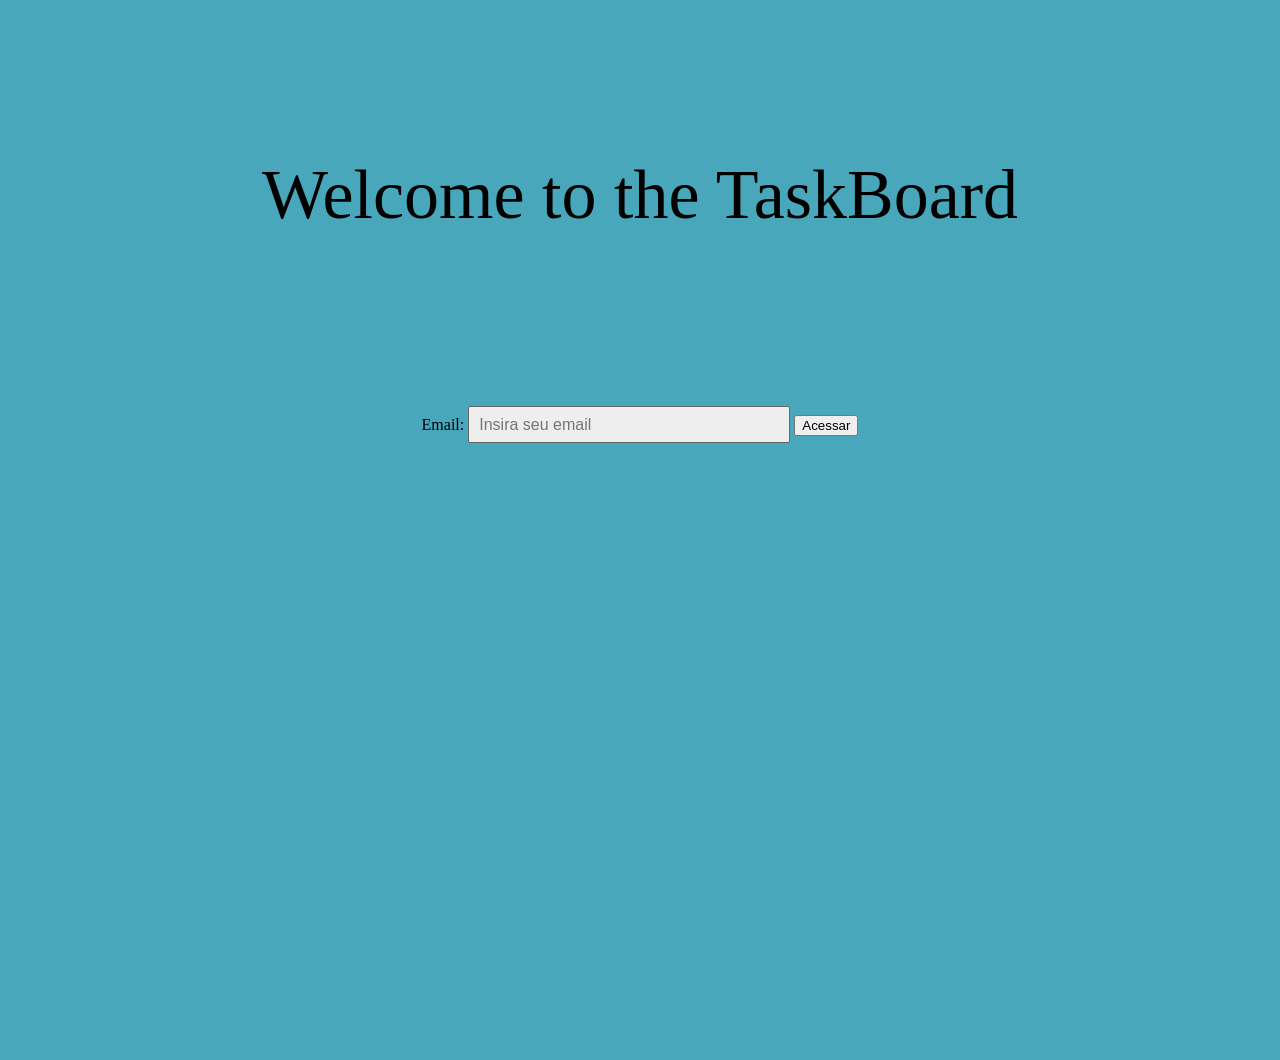
<file: Nova pasta (2)/index.html>
<!DOCTYPE html>
<html lang="pt-BR">
<head>
  <meta charset="UTF-8">
  <meta name="viewport" content="width=device-width, initial-scale=1.0">
  <title>TaskBoard - Login</title>
  <link rel="stylesheet" href="styles/login.css">
  <link rel="stylesheet" href="styles/reset.css">
</head>
<body>

  <section class="PrimeiraPagina">

  <header class="conteiner-titulo">
    <h1>Welcome to the TaskBoard</h1>
 </header>



<main class="conteiner-principal">

<form id="login-form">
      <label for="email">Email:</label>
      <input type="email" id="email" name="email" placeholder="Insira seu email" required>
      <button type="submit">Acessar</button>
</form>
     <p id="error-message" class="hidden"></p>
</main>

</section>
  <script type="module" src="./scripts/pages/login.js"></script>
</body>
</html>
</file>
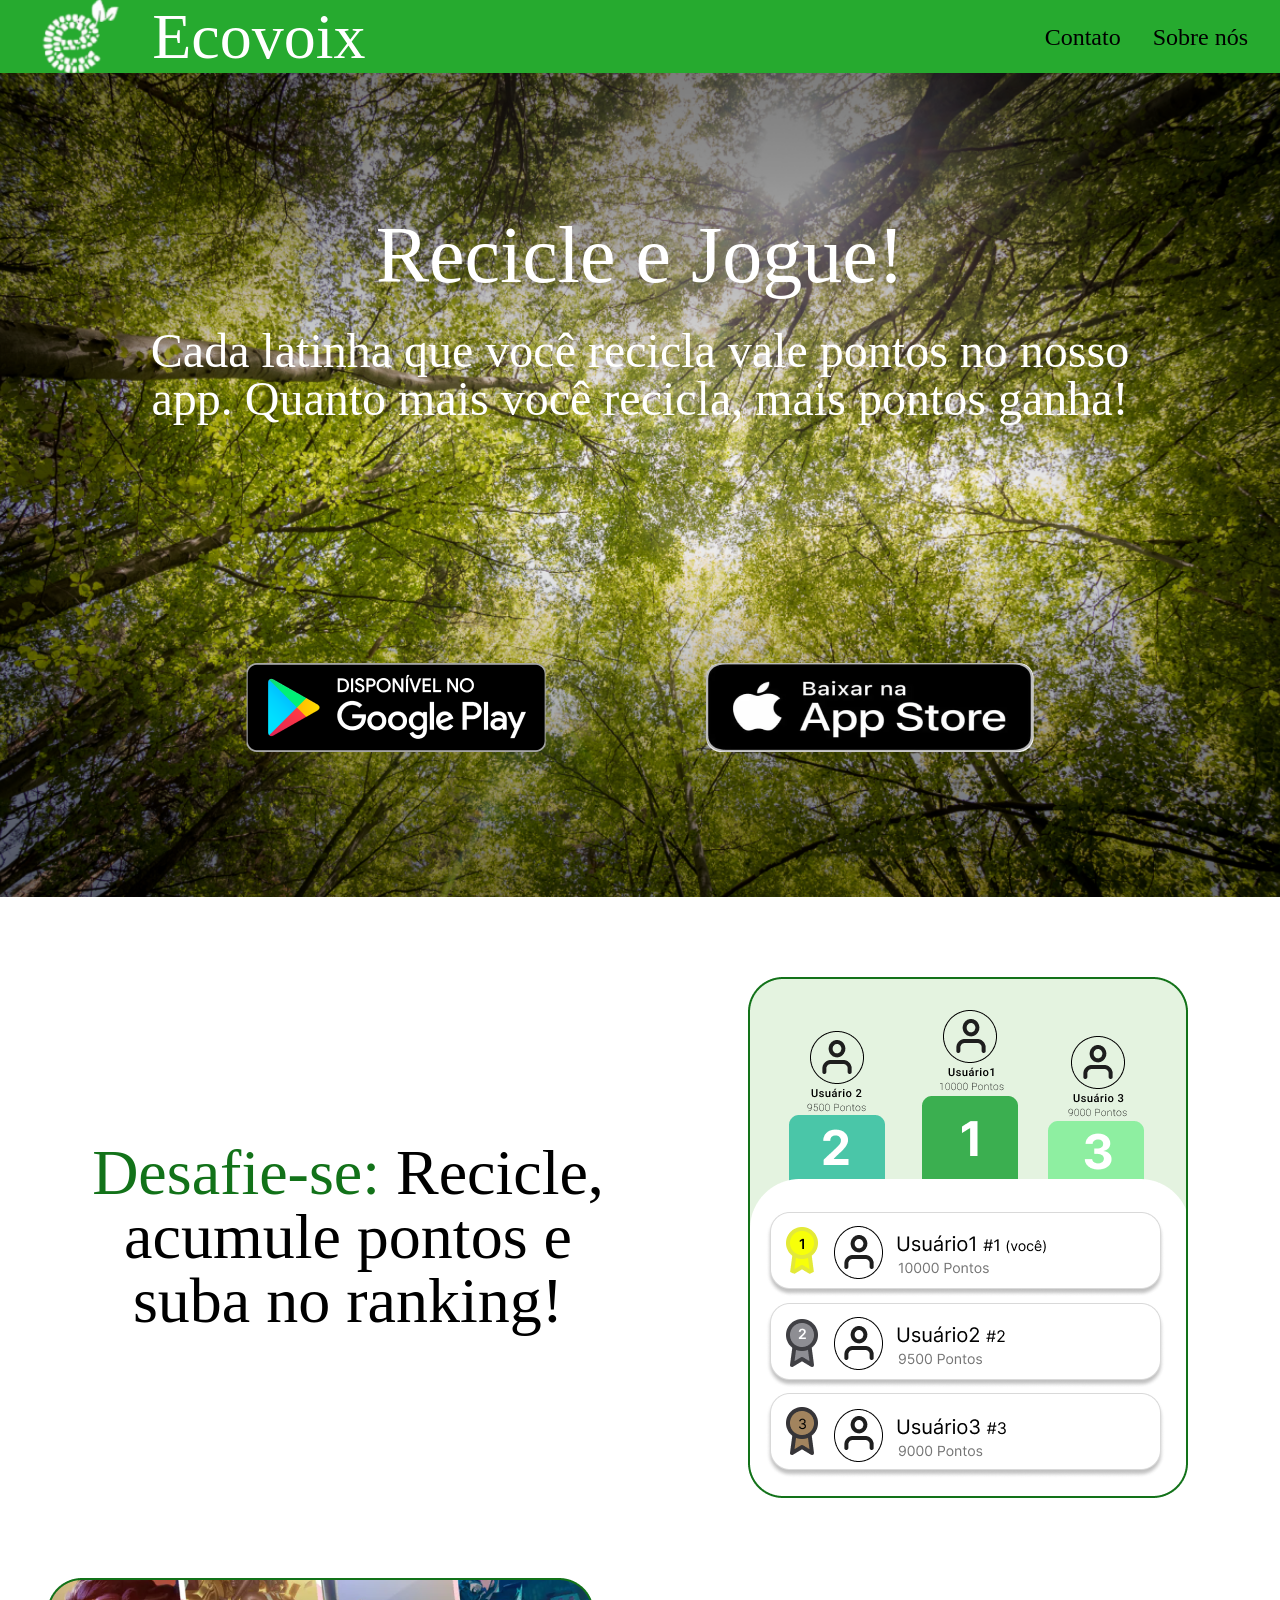
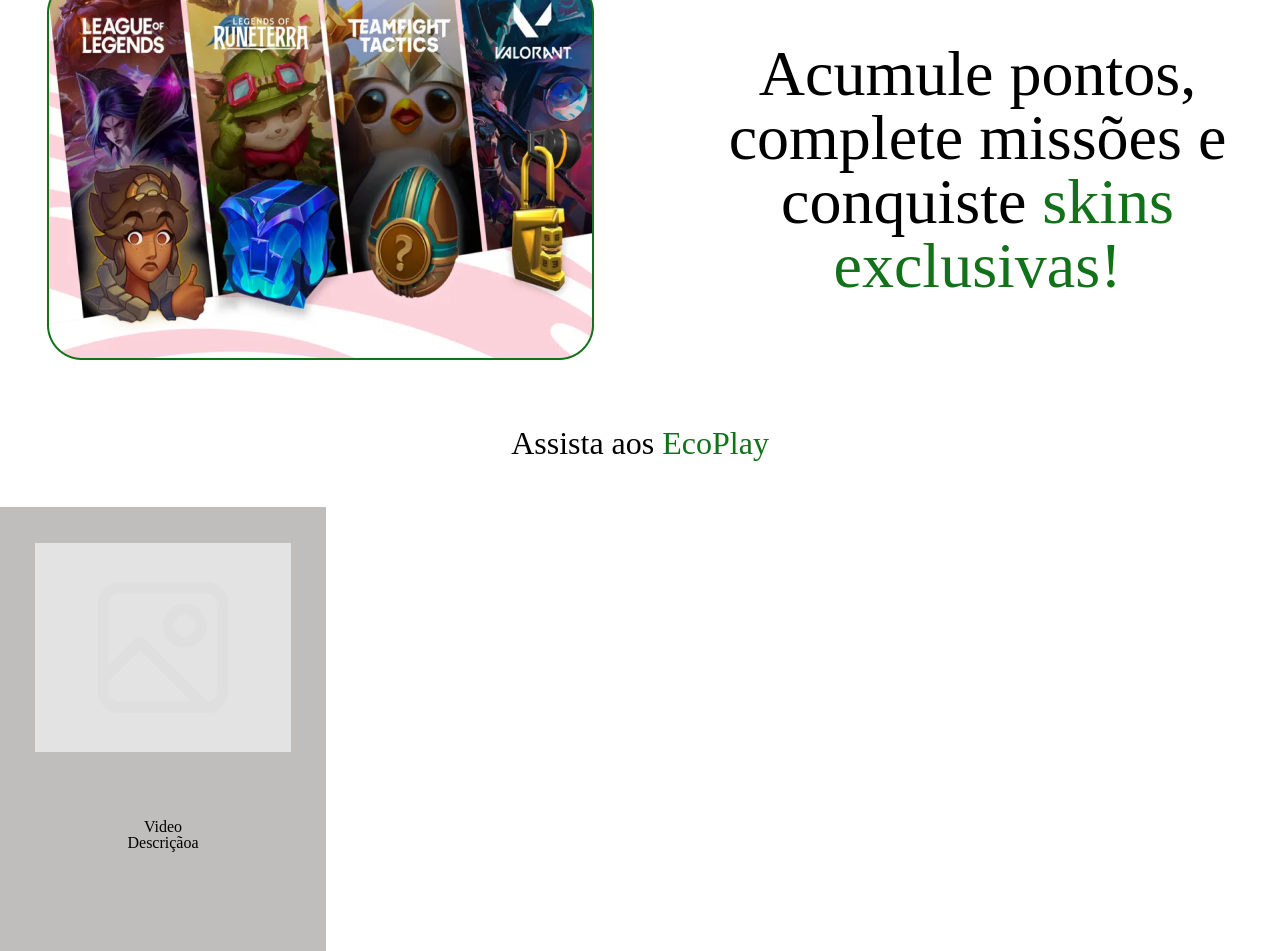
<file: Projeto-Ecovoix-main/index.html>
<!DOCTYPE html>
<html lang="pt-br">
<head>
    <meta charset="UTF-8">
    <meta name="viewport" content="width=device-width, initial-scale=1.0">
    <title>Ecovoix</title>
    <link rel = "stylesheet"  href = "styles.css">
    <link rel = "stylesheet"  href = "reset.css">
    <script src="script.js" defer></script>
</head>
<body>
<section class = "pagina-principal">

    <header class = "box-cabecalho">
        <div class = "box-logo-h1">
        <img src = "img/logo.png">
        <h1>Ecovoix</h1> 
        </div>

        <div class = "box-sobre-contato">
        <h3>Contato</h3>
        <h3>Sobre nós</h3>
        </div>
        <div class = "box-menu-hamburguer" id = "hamburguer">
            <img src = "img/menu-hamburguer.png" >
        </div>
        <div class = "box-after-click" id = "afterClick">
        <div class = "box-dentro-menu-hamburguer">
        <img src = "img/logo.png" alt = "logo">
          <h3>Contato</h3>
          <h3>Sobre nós</h3>
        </div>
        <div class = "box-menu-hamburguer2" id = "hamburguer-close">
            <img src = "img/menu-hamburguer.png" >
        </div>
    </header>
    <main class = "box-principal">
        <div class ="box-texto">
        <h2 class = "box-texto-p1">Recicle e Jogue!</h2>
        <p class = "box-texto-p2">Cada latinha que você recicla vale pontos no nosso app. Quanto mais você recicla, mais pontos ganha!</p>
        </div>
        <div class = "box-bttons">
       <a href = "#"> <img src = "img/google 1.png"></a>
       <a href = "#"> <img src = "img/apple 1.png"></a>
        </div>
    </main>
</section>

<section class = "pagina-desafie-se">
    <main class = "conteiner-principal">
        <div class = "box-lado-esquerdo">
        <h2><strong>Desafie-se:</strong> Recicle, acumule pontos e suba no ranking!</h2>
        </div>
        <div class = "box-lado-direito">
        <img src = "img/Ranking.png">
        </div>
    </main>
</section>

<section class="pagina-recompensas">
    <main class="conteiner-2">
        <div class="caixa-esquerda">
            <img src="img/riot 1.png">
        </div>
        <div class="caixa-direita">
            <h2>Acumule pontos, complete missões e conquiste <strong>skins exclusivas!</strong></h2>
        </div>
    </main>
</section>

<section class="pagina-videos">
    <header class = "box-assita-Ecoplay">
        <h3>Assista aos <strong>EcoPlay</strong></h3>
    </header>
    <main>
        <div class = "boxer-videos">
            <div class = "boxer-catalogo"><img src = "img/Image (6).png"></div>
            <div>Video</div>
            <div>Descriçãoa</div>
        </div>
    </main>
</section>
<!--dadadwadad-->
        
</body>
</html>
</file>
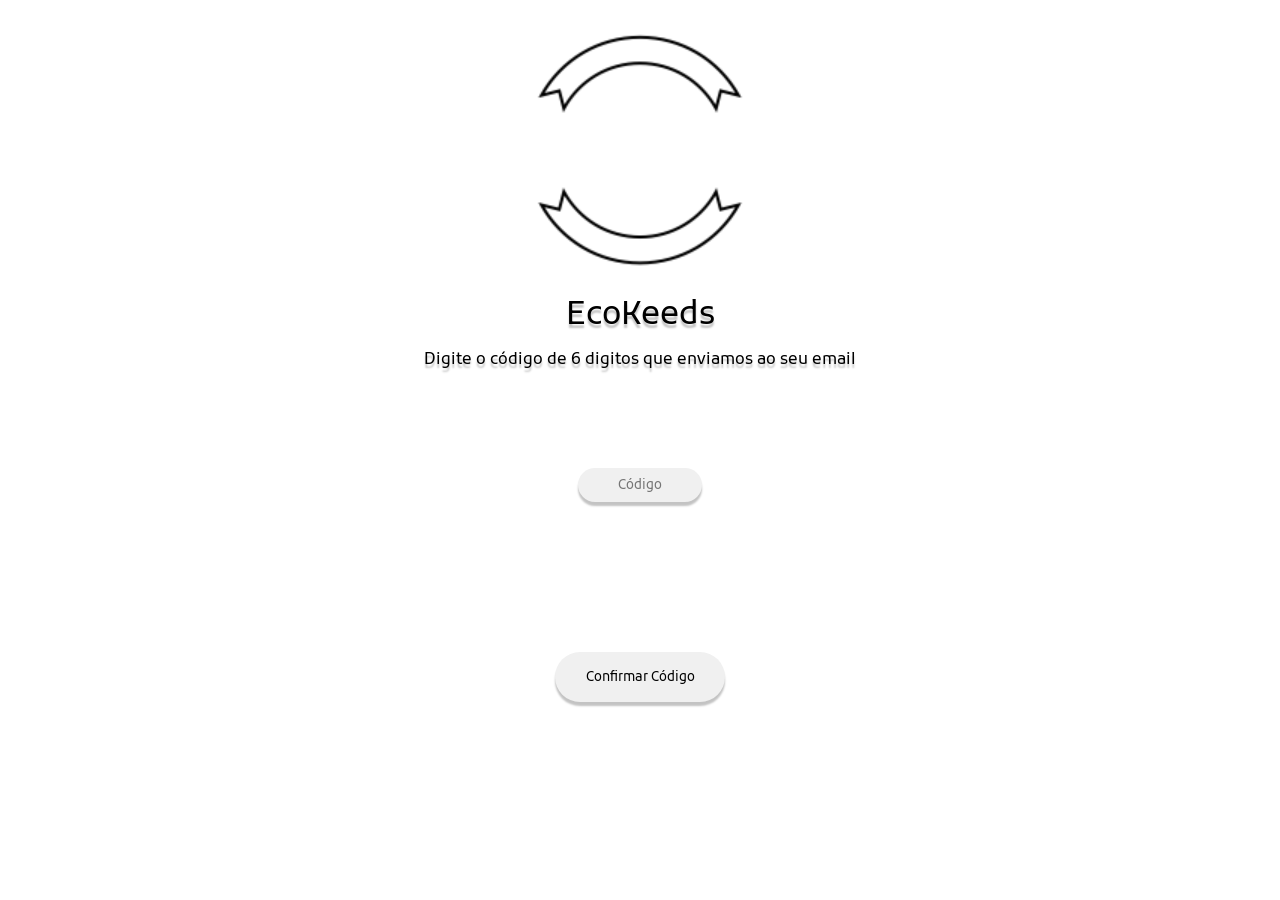
<file: conf-email.html>
<!DOCTYPE html>
<html lang="en">
<head>
    <meta charset="UTF-8">
    <meta name="viewport" content="width=device-width, initial-scale=1.0">
    <title>Ecokeeds</title>
    <link rel = "stylesheet" href = "style-conf-email/style-conf-email.css">
    <link href="https://fonts.googleapis.com/css2?family=Kufam:wght@400&display=swap" rel="stylesheet">
    <link rel = "stylesheet" href="reset.css">
</head>
<body>
    <div class="container">
        <div class="logo-container">
            <img class = "logo" src="img/logo.svg" alt="logo">
        </div>
    <header class="titulo">EcoKeeds</header>
    <p class="texto">Digite o código de 6 digitos que enviamos ao seu email</p>
    <div class="input-container">
        <input class="input-codigo" type="text" name="Código" id="codigo" placeholder="Código">
    </div>
    <div class = "botao-container">
        <button class="botao">Confirmar Código</button>
    </div>
    </div>
</body>
</html>
</file>
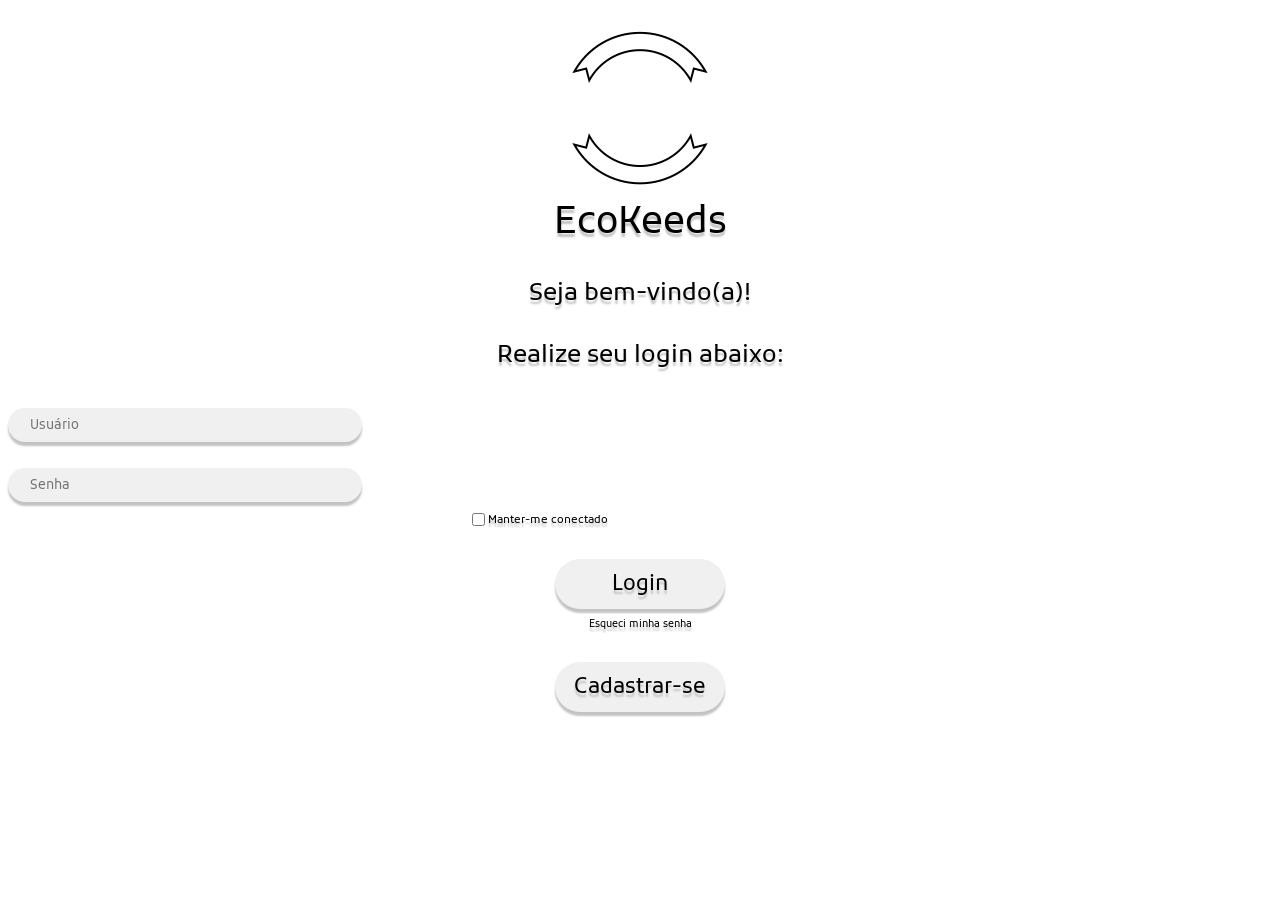
<file: paginaLogin.html>
<!DOCTYPE html>
<html lang="en">
<head>
    <meta charset="UTF-8">
    <meta name="viewport" content="width=device-width, initial-scale=1.0">
    <link rel="stylesheet" href="styles-login/csslogin.css">
    <link href="https://fonts.googleapis.com/css2?family=Kufam:wght@400&display=swap" rel="stylesheet">
    <title>Ecovoix</title>
</head>
<body>
    <div class="logo">
        <img class="img_logo" src="img/logo.svg" alt="Logo">
    </div>  
    <div class="Nome_projeto">EcoKeeds</div>
    <div class="sbv">Seja bem-vindo(a)!</div>
    <div class="rlogin">Realize seu login abaixo:</div>
    <br>
    <br>
        <input class="Login_container" placeholder="Usuário" type="text" name="Login" id="login">
        <br>
        <br>
        <input class="Senha_container" placeholder="Senha" type="password" name="Senha" id="senha">
        <br>
    <div class="checkbox">
        <input type="checkbox" id="remember-me" name="remember-me">
        <label for="remember-me" style="vertical-align: middle;">Manter-me conectado</label>
    </div>

    <div class="entrar">
        <button class="bt_entrar">Login</button>
        <br>
        <button class="bt_esqueci-senha">Esqueci minha senha</button>
        <br>
        <button class="bt_cadastrar">Cadastrar-se</button>
    </div>
</body>
</html>
</file>
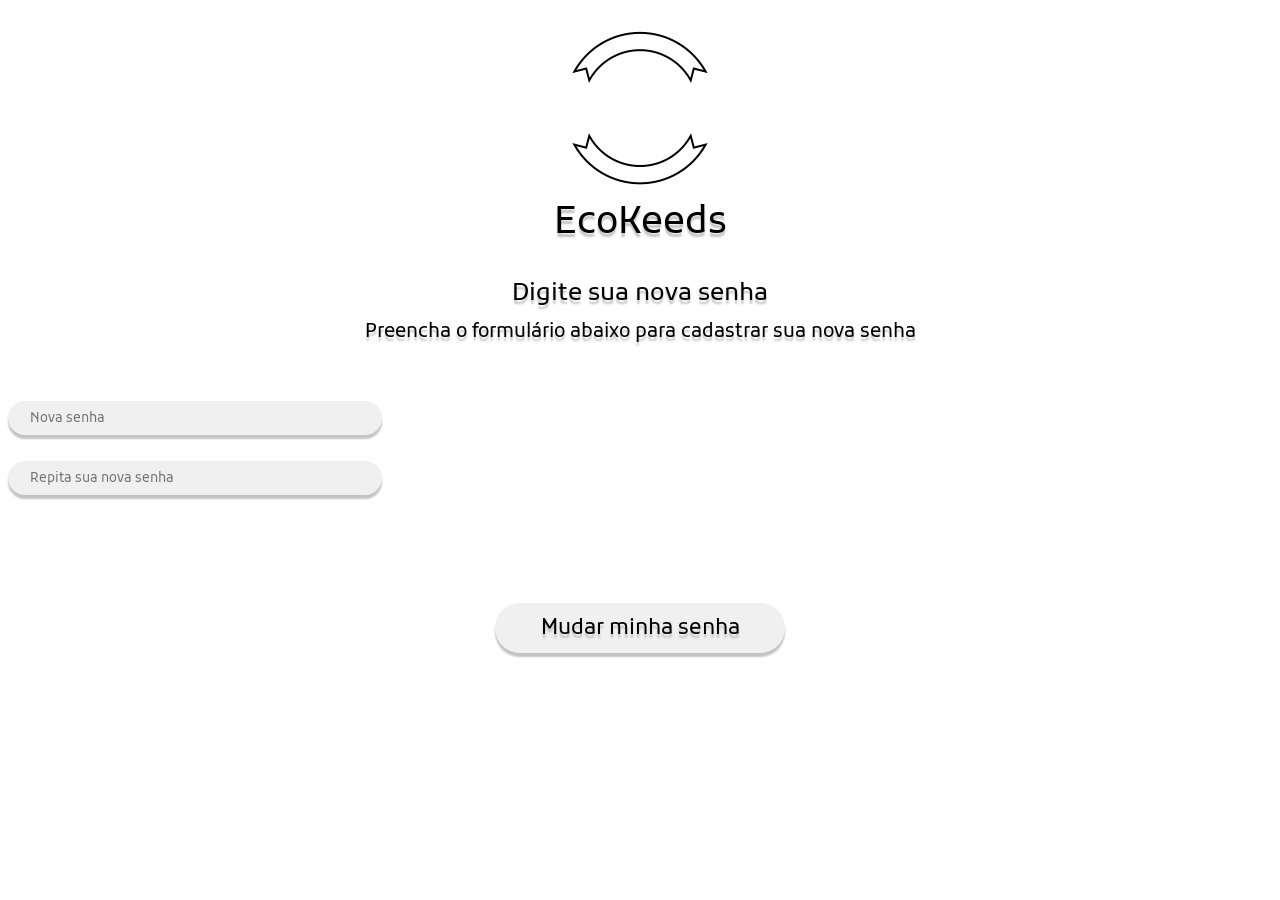
<file: Recuperar-senha-2.html>
<!DOCTYPE html>
<html lang="en">
<head>
    <meta charset="UTF-8">
    <meta name="viewport" content="width=device-width, initial-scale=1.0">
    <link rel="stylesheet" href="styles-Rec-senha/Rec-senha.css">
    <link href="https://fonts.googleapis.com/css2?family=Kufam:wght@400&display=swap" rel="stylesheet">
    <title>Ecovoix</title>
</head>
<body>
    <div class="logo">
        <img class="img_logo" src="img/logo.svg" alt="Logo">
    </div>  
    <div class="Nome_projeto">EcoKeeds</div>
    <div class="ess">Digite sua nova senha</div>
    <div class="pfa">Preencha o formulário abaixo para cadastrar sua nova senha</div>
    <br>
    <br>
        <input class="Login_container" placeholder="Nova senha" type="text" name="Login" id="login">
        <br>
        <br>
        <input class="Email_container" placeholder="Repita sua nova senha" type="password" name="Senha" id="senha">
        <br>

    <div class="botao">
        <button class="bt_rec-senha">Mudar minha senha</button>
    </div>
</body>
</html>
</file>
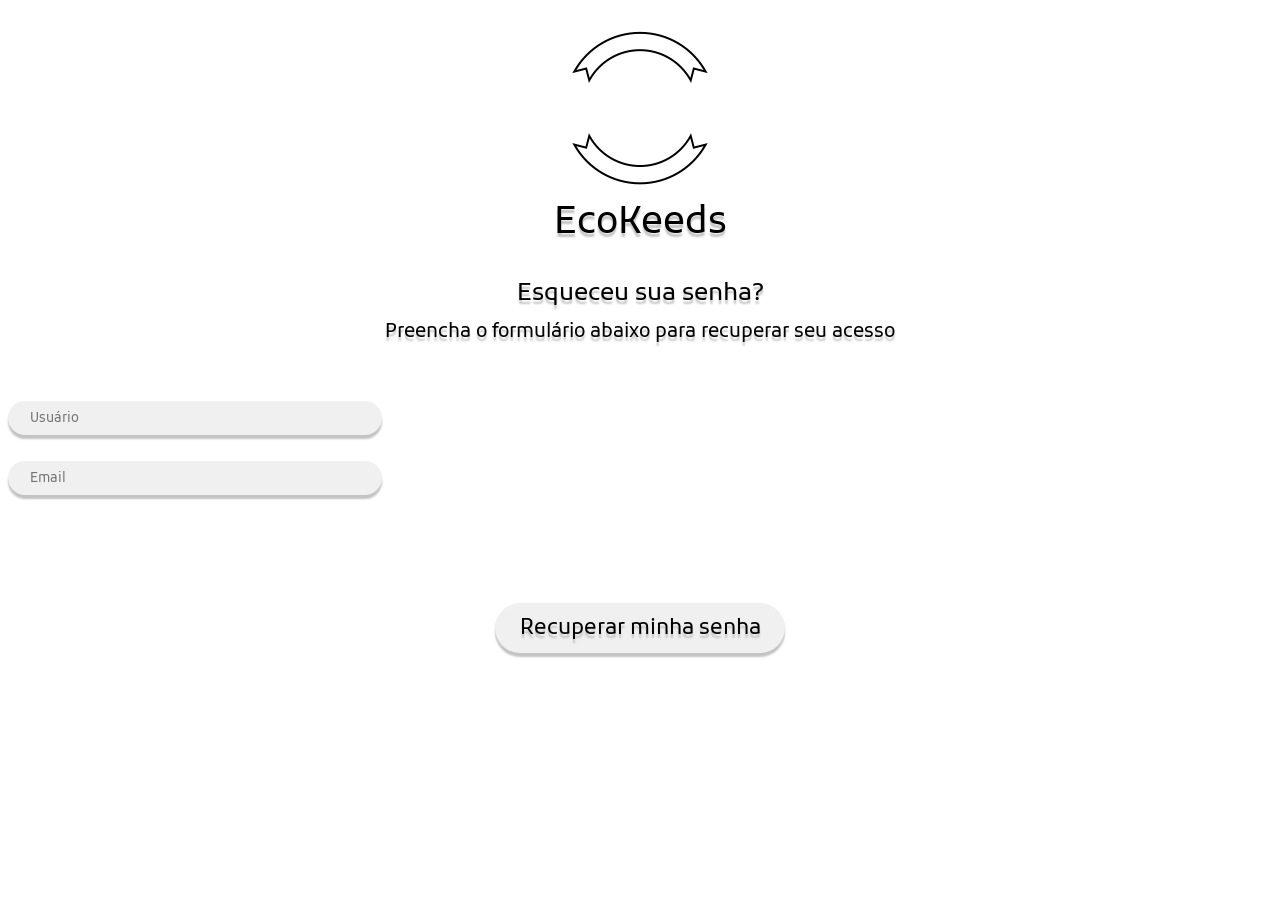
<file: Recuperar-senha.html>
<!DOCTYPE html>
<html lang="en">
<head>
    <meta charset="UTF-8">
    <meta name="viewport" content="width=device-width, initial-scale=1.0">
    <link rel="stylesheet" href="styles-Rec-senha/Rec-senha.css">
    <link href="https://fonts.googleapis.com/css2?family=Kufam:wght@400&display=swap" rel="stylesheet">
    <title>Ecovoix</title>
</head>
<body>
    <div class="logo">
        <img class="img_logo" src="img/logo.svg" alt="Logo">
    </div>  
    <div class="Nome_projeto">EcoKeeds</div>
    <div class="ess">Esqueceu sua senha?</div>
    <div class="pfa">Preencha o formulário abaixo para recuperar seu acesso</div>
    <br>
    <br>
        <input class="Login_container" placeholder="Usuário" type="text" name="Login" id="login">
        <br>
        <br>
        <input class="Email_container" placeholder="Email" type="password" name="Senha" id="senha">
        <br>

    <div class="botao">
        <button class="bt_rec-senha">Recuperar minha senha</button>
    </div>
</body>
</html>
</file>
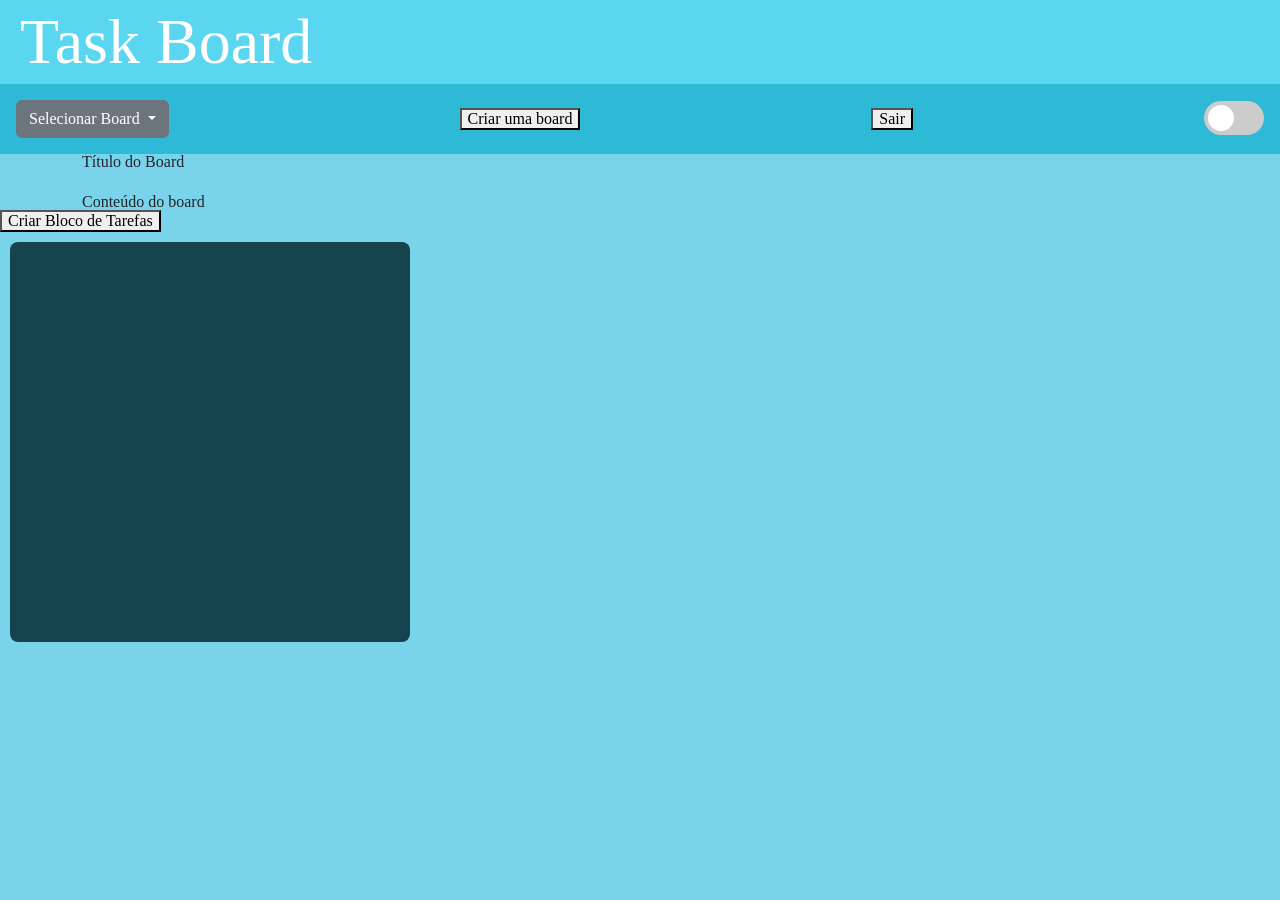
<file: Nova pasta (2)/taskBoard.html>
<!DOCTYPE html>
<html lang="pt-BR">
<head>
    <meta charset="UTF-8">
    <meta name="viewport" content="width=device-width, initial-scale=1.0">
    <title>Task Board</title>
    <link rel="stylesheet" href="https://cdnjs.cloudflare.com/ajax/libs/bootstrap/5.3.0/css/bootstrap.min.css">
    <link rel="stylesheet" href="styles/taskboard.css">
    <link rel = "stylesheet" href = "styles/reset.css">
</head>

<body>

        <header class = "box-cabecalho">
            <h1>Task Board</h1>
    </header>

        <nav class="box-interativa">
            

                <div class="dropdown">
                <button class="btn btn-secondary dropdown-toggle" type="button" id="boardsDropdown" data-bs-toggle="dropdown" aria-expanded="false">
                Selecionar Board
                </button>
                <ul class="dropdown-menu dropdown-scroll" id="boardsList" aria-labelledby="boardsDropdown">
                </ul>
    </div>

    <div>
        <button id = "button">
            Criar uma board
        </button>
            </div>
                <div>
                <span id="userName"></span>
                <button id="logoutButton">Sair</button>
                </div>
                <div>
                <label for="darkmode-toggle" class="switch">
                <input type="checkbox" id="darkmode-toggle">
                <span class="slider round"></span>
                </label>
                </div>
    </nav>

    <div class="container">
      <h2 id="boardTitle">Título do Board</h2>
      <div id="board" class="mt-4">Conteúdo do board</div>
    </div>

    <button id="create-column">Criar Bloco de Tarefas</button>
    <div id="task-board-container"></div>

    <script type="module" src="./scripts/pages/taskBoard.js"></script>
    <script src="https://cdnjs.cloudflare.com/ajax/libs/bootstrap/5.3.0/js/bootstrap.bundle.min.js"></script>
    
</body>
</html>
</file>
<file: Nova pasta (2)/styles/login.css>
body{
    background-color: #48A7BB;
    height: 100vh;
    }
    
    .PrimeiraPagina{
    display: flex;
    flex-direction: column;
    align-items: center;
    justify-content: center;
    margin-top:10em;
    }
    
    .conteiner-titulo{
    display:flex;
    flex-direction: row;
    align-items: center;
    justify-content: center;
    }
    
    .conteiner-titulo h1{
    font-size: 70px;
    }
    
    .conteiner-principal{
    display: flex;
    align-items: center;
    justify-content: center;
    margin-top:11em;
    }
    
    .conteiner-principal input {
    width: 300px;
    height: 25px;
    padding: 5px 10px;
    border: 1px solid #666; 
    border-radius: 2px;
    font-size: 16px;
    color: #666;
    background-color: #eee; 
    outline: none;
    }
    
    .conteiner-rodape{
    display: flex;
    align-items: center;
    justify-content: center;
    margin-top:8em;
    }
    
    .conteiner-rodape button{
    width: 10em;
    padding: 0.7em;
    font-size: 1.3rem;
    color:white;
    background-color: #3394A8;
    border: none;
    text-align: center;
    cursor: pointer;
    }
    
    .botaoPG:hover{
    background-color: #17444d;
    }
</file>
<file: Projeto-Ecovoix-main/styles.css>
@import url("styles/pagina-principla.css");
@import url("styles/pagina-desafie-se.css");
@import url("styles/pagina-recompensas.css");
@import url("styles/pagina-videos.css");

 * {
    box-sizing: border-box;

}
</file>
<file: style-conf-email/style-conf-email.css>
body{
    font-family: 'Kufam', sans-serif;
}

.logo-container{
    text-align: center;
    display: flex;
    justify-content: center;
    align-items: flex-start;
}

.titulo{
    font-family: 'Kufam', sans-serif;
    font-size: xx-large;
    text-align: center;
    text-shadow: 100px;
    text-shadow: 0px 4px 2px rgba(195, 195, 195, 3);
}

.texto{
    font-family: 'Kufam', sans-serif;
    font-style: normal;
    font-size: medium;
    text-align: center;
    padding-top: 20px;
    text-shadow: 0px 4px 2px rgba(195, 195, 195, 3);
}

.botao-container{
    padding-top: 150px;
}

.botao{
    font-family: 'Kufam', sans-serif;
    display: flex;
    justify-content: center; 
    align-items: center;
    margin: auto;
    border-radius: 10cm;
    width: 170px;
    height: 50px;
    box-shadow: 0px 4px 2px rgba(195, 195, 195, 3); 
    cursor: pointer;
    background-color:#f0f0f0;
    outline: none;
    border: none;
    text-align: center;
}

.input-container{
    padding-top: 100px;
}

.input-codigo{
    align-items: center;
    display: flex;
    justify-content: center;
    margin: auto;
    border-radius: 10cm;
    text-align: center;
    box-shadow: 0px 4px 2px rgba(195, 195, 195, 3);
    background-color:#f0f0f0;
    outline: none;
    border: none;
    height: 32px;
    width: 120px;
    font-family: 'Kufam', sans-serif;
}

.logo{
    width: 300px;
    height: 300px;
}
</file>
<file: styles-login/csslogin.css>
.Nome_projeto{
    display: flex;
    justify-content: center;
    font-size: 2.3em;
    margin-top: -8px;
    font-family: 'Kufam', sans-serif;
    text-shadow: 0px 4px 2px rgba(195, 195, 195, 3);
}

.logo{
    display: flex;
    align-items: center;
    justify-content: center;
}

.img_logo{
    width: 200px;
    height: auto;
}

.sbv{
    display: flex;
    justify-content: center;
    font-size: 1.5em;
    margin-top: 30px;
    font-family: 'Kufam', sans-serif;
    text-shadow: 0px 4px 2px rgba(195, 195, 195, 3);
}

.rlogin{
    display: flex;
    justify-content: center;
    font-size: 1.5em;
    margin-top: 30px;
    font-family: 'Kufam', sans-serif;
    text-shadow: 0px 4px 2px rgba(195, 195, 195, 3);
}

.Login_container{
   font-family: 'Kufam', sans-serif;
   font-size: 0.8em;
   display: flex;
   align-items: center;
   justify-self: center;
   width: 350px;
   height: 32px;
   border-radius:10cm;
   border: none;
   background-color:#f0f0f0;
   box-shadow: 0px 4px 2px rgba(195, 195, 195, 3); 
   outline: none;
   text-indent: 20px;
}

.Senha_container{
    margin-top: -10px;
    font-family: 'Kufam', sans-serif;
    font-size: 0.8em;
    display: flex;
    align-items: center;
    justify-self: center;
    width: 350px;
    height: 32px;
    border-radius:10cm;
    border: none;
    background-color:#f0f0f0;
    box-shadow: 0px 4px 2px rgba(195, 195, 195, 3); 
    outline: none;
    text-indent: 20px;
 }

 .checkbox{
    display: flex;
    justify-content: center;
    font-size: 0.7em;
    margin-right: 205px;
    margin-top: -10px;
    align-items: center;
    font-family: 'Kufam', sans-serif;
    text-shadow: 0px 4px 2px rgba(195, 195, 195, 3);
 }

 .bt_esqueci-senha{
    font-size: 0.6em;
    margin-top: 8px;
    border: none;
    background-color: #ffffff;
    font-family: 'Kufam', sans-serif;
    text-shadow: 0px 4px 2px rgba(195, 195, 195, 3);
    cursor: pointer;
 }

 .bt_entrar{
    font-size: 1.3em;
    margin-top: 30px;
    width: 170px;
    height: 50px;
    border-radius: 20cm;
    border: none;
    background-color:#f0f0f0;
    box-shadow: 0px 4px 2px rgba(195, 195, 195, 3); 
    outline: none;
    font-family: 'Kufam', sans-serif;
    text-shadow: 0px 4px 2px rgba(195, 195, 195, 3);
    cursor: pointer;
 }

 .bt_cadastrar{
    font-size: 1.3em;
    margin-top: 30px;
    width: 170px;
    height: 50px;
    border-radius: 20cm;
    border: none;
    background-color:#f0f0f0;
    box-shadow: 0px 4px 2px rgba(195, 195, 195, 3); 
    outline: none;
    font-family: 'Kufam', sans-serif;
    text-shadow: 0px 4px 2px rgba(195, 195, 195, 3);
    cursor: pointer;
 }

.entrar{
    text-align: center;
    justify-content: center;
}

@media(max-width:440px){
    .Login_container{
        width: 250px;
    }
    .Senha_container{
        width: 250px;
    }
    .checkbox{
        margin-right: 105px;
    }
}
</file>
<file: styles-Rec-senha/Rec-senha.css>
.Nome_projeto{
    display: flex;
    justify-content: center;
    font-size: 2.3em;
    margin-top: -8px;
    font-family: 'Kufam', sans-serif;
    text-shadow: 0px 4px 2px rgba(195, 195, 195, 3);
}

.logo{
    display: flex;
    align-items: center;
    justify-content: center;
}

.img_logo{
    width: 200px;
    height: auto;
}

.ess{
    display: flex;
    justify-content: center;
    font-size: 1.5em;
    margin-top: 30px;
    font-family: 'Kufam', sans-serif;
    text-shadow: 0px 4px 2px rgba(195, 195, 195, 3);
}

.pfa{
    display: flex;
    justify-content: center;
    text-align: center;
    font-size: 1.2em;
    margin-top: 10px;
    font-family: 'Kufam', sans-serif;
    text-shadow: 0px 4px 2px rgba(195, 195, 195, 3);
}

.Login_container{
    margin-top: 20px;
   font-family: 'Kufam', sans-serif;
   font-size: 0.8em;
   display: flex;
   align-items: center;
   justify-self: center;
   width: 370px;
   height: 32px;
   border-radius:10cm;
   border: none;
   background-color:#f0f0f0;
   box-shadow: 0px 4px 2px rgba(195, 195, 195, 3); 
   outline: none;
   text-indent: 20px;
}

.Email_container{
    margin-top: -10px;
    font-family: 'Kufam', sans-serif;
    font-size: 0.8em;
    display: flex;
    align-items: center;
    justify-self: center;
    width: 370px;
    height: 32px;
    border-radius:10cm;
    border: none;
    background-color:#f0f0f0;
    box-shadow: 0px 4px 2px rgba(195, 195, 195, 3); 
    outline: none;
    text-indent: 20px;
 }

 .bt_rec-senha{
    font-size: 1.3em;
    margin-top: 90px;
    width: 290px;
    height: 50px;
    border-radius: 20cm;
    border: none;
    background-color:#f0f0f0;
    box-shadow: 0px 4px 2px rgba(195, 195, 195, 3); 
    outline: none;
    font-family: 'Kufam', sans-serif;
    text-shadow: 0px 4px 2px rgba(195, 195, 195, 3);
    cursor: pointer;
 }

.botao{
    text-align: center;
    justify-content: center;
}

@media(max-width:440px){
    .Login_container{
        width: 250px;
    }
    .Email_container{
        width: 250px;
    }
    .bt_rec-senha{
        width: 250px;
        font-size: 1em;
    }
}
</file>
<file: Nova pasta (2)/styles/taskboard.css>
body {
  background-color: #79d3eb;
}

.box-cabecalho{
  background-color: #5ad6f1;
  padding:10px;
  display: flex;
  align-items: center;
  flex-direction: row;
  justify-content: left;
  }
  .box-cabecalho h1 {
  font-size:4rem;
  color:white;
  margin-left: 10px;
  }
  
  .box-interativa{
  background-color: #2ebad6;
  padding:1em;
  display: flex;
  flex-direction: row;
  align-items: center;
  justify-content: space-between;
  }

.column-item {
float: left;
}

.column-item {
border-radius: 8px;
background-color: #66B8CB;
margin: 10px;
width: 400px;
height: 400px;
}

#darkmode-toggle {
  display: none;
}

.switch {
  position: relative;
  display: inline-block;
  width: 60px;
  height: 34px;
}


.switch .slider {
  position: absolute;
  cursor: pointer;
  top: 0;
  left: 0;
  right: 0;
  bottom: 0;
  background-color: #ccc;
  transition: 0.4s;
  border-radius: 34px;
}


.switch .slider:before {
  position: absolute;
  content: "";
  height: 26px;
  width: 26px;
  border-radius: 50%;
  left: 4px;
  bottom: 4px;
  background-color: white;
  transition: 0.4s;
}


#darkmode-toggle:checked + .slider {
  background-color: #0a3457;
}


#darkmode-toggle:checked + .slider:before {
  transform: translateX(26px);
}


  body.dark-theme{
    background-color: #092127;
  }
  
  body.dark-theme .box-cabecalho{
    background-color: #033541b2;
  }
  
  body.dark-theme .box-interativa{
    background-color: #037083;
  }

  body.dark-theme .container{
   color:white;
  }

  #task-board-container{
    border-radius: 8px;
    background-color: #16444e;
    margin: 10px;
    width: 400px;
    height: 400px;
  }


.task-column h3 {
    text-align: center;
}

.task-column ul {
    list-style: none;
    padding: 0;
}

.task-column ul li {
    margin: 5px 0;
    padding: 5px;
    background: #16444e;
}

.task-column button {
    margin-top: 10px;
    display: block;
    width: 100%;
    padding: 5px;
}
</file>
